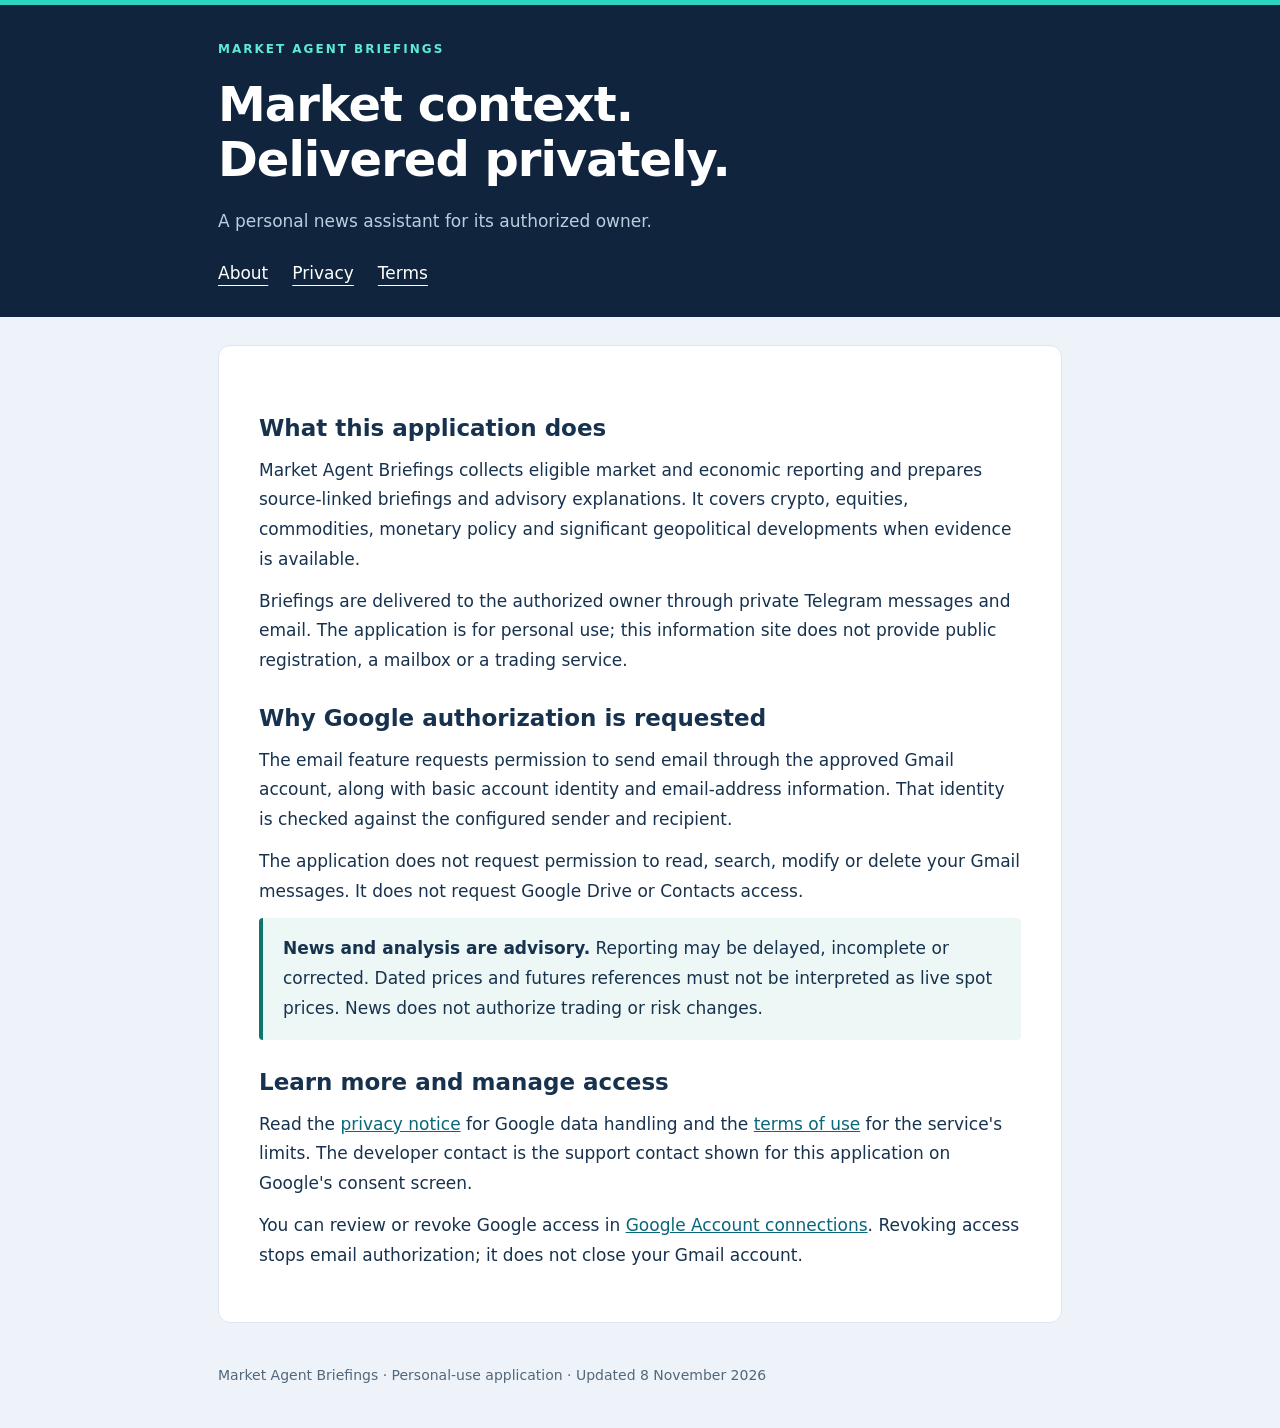
<file: index.html>
<!doctype html>
<html lang="en"><head><meta charset="utf-8"><meta name="viewport" content="width=device-width,initial-scale=1"><meta name="description" content="Information about the private Market Agent Briefings news and email assistant."><title>Market Agent Briefings</title><link rel="stylesheet" href="style.css"></head>
<body><header><div><span class="eyebrow">MARKET AGENT BRIEFINGS</span><h1>Market context.<br>Delivered privately.</h1><p>A personal news assistant for its authorized owner.</p><nav aria-label="Main"><a href="index.html" aria-current="page">About</a><a href="privacy.html">Privacy</a><a href="terms.html">Terms</a></nav></div></header>
<main><article><h2>What this application does</h2><p>Market Agent Briefings collects eligible market and economic reporting and prepares source-linked briefings and advisory explanations. It covers crypto, equities, commodities, monetary policy and significant geopolitical developments when evidence is available.</p><p>Briefings are delivered to the authorized owner through private Telegram messages and email. The application is for personal use; this information site does not provide public registration, a mailbox or a trading service.</p><h2>Why Google authorization is requested</h2><p>The email feature requests permission to send email through the approved Gmail account, along with basic account identity and email-address information. That identity is checked against the configured sender and recipient.</p><p>The application does not request permission to read, search, modify or delete your Gmail messages. It does not request Google Drive or Contacts access.</p><div class="notice"><strong>News and analysis are advisory.</strong> Reporting may be delayed, incomplete or corrected. Dated prices and futures references must not be interpreted as live spot prices. News does not authorize trading or risk changes.</div><h2>Learn more and manage access</h2><p>Read the <a href="privacy.html">privacy notice</a> for Google data handling and the <a href="terms.html">terms of use</a> for the service's limits. The developer contact is the support contact shown for this application on Google's consent screen.</p><p>You can review or revoke Google access in <a href="https://myaccount.google.com/connections">Google Account connections</a>. Revoking access stops email authorization; it does not close your Gmail account.</p></article></main><footer><p>Market Agent Briefings · Personal-use application · Updated 8 November 2026</p></footer></body></html>
</file>
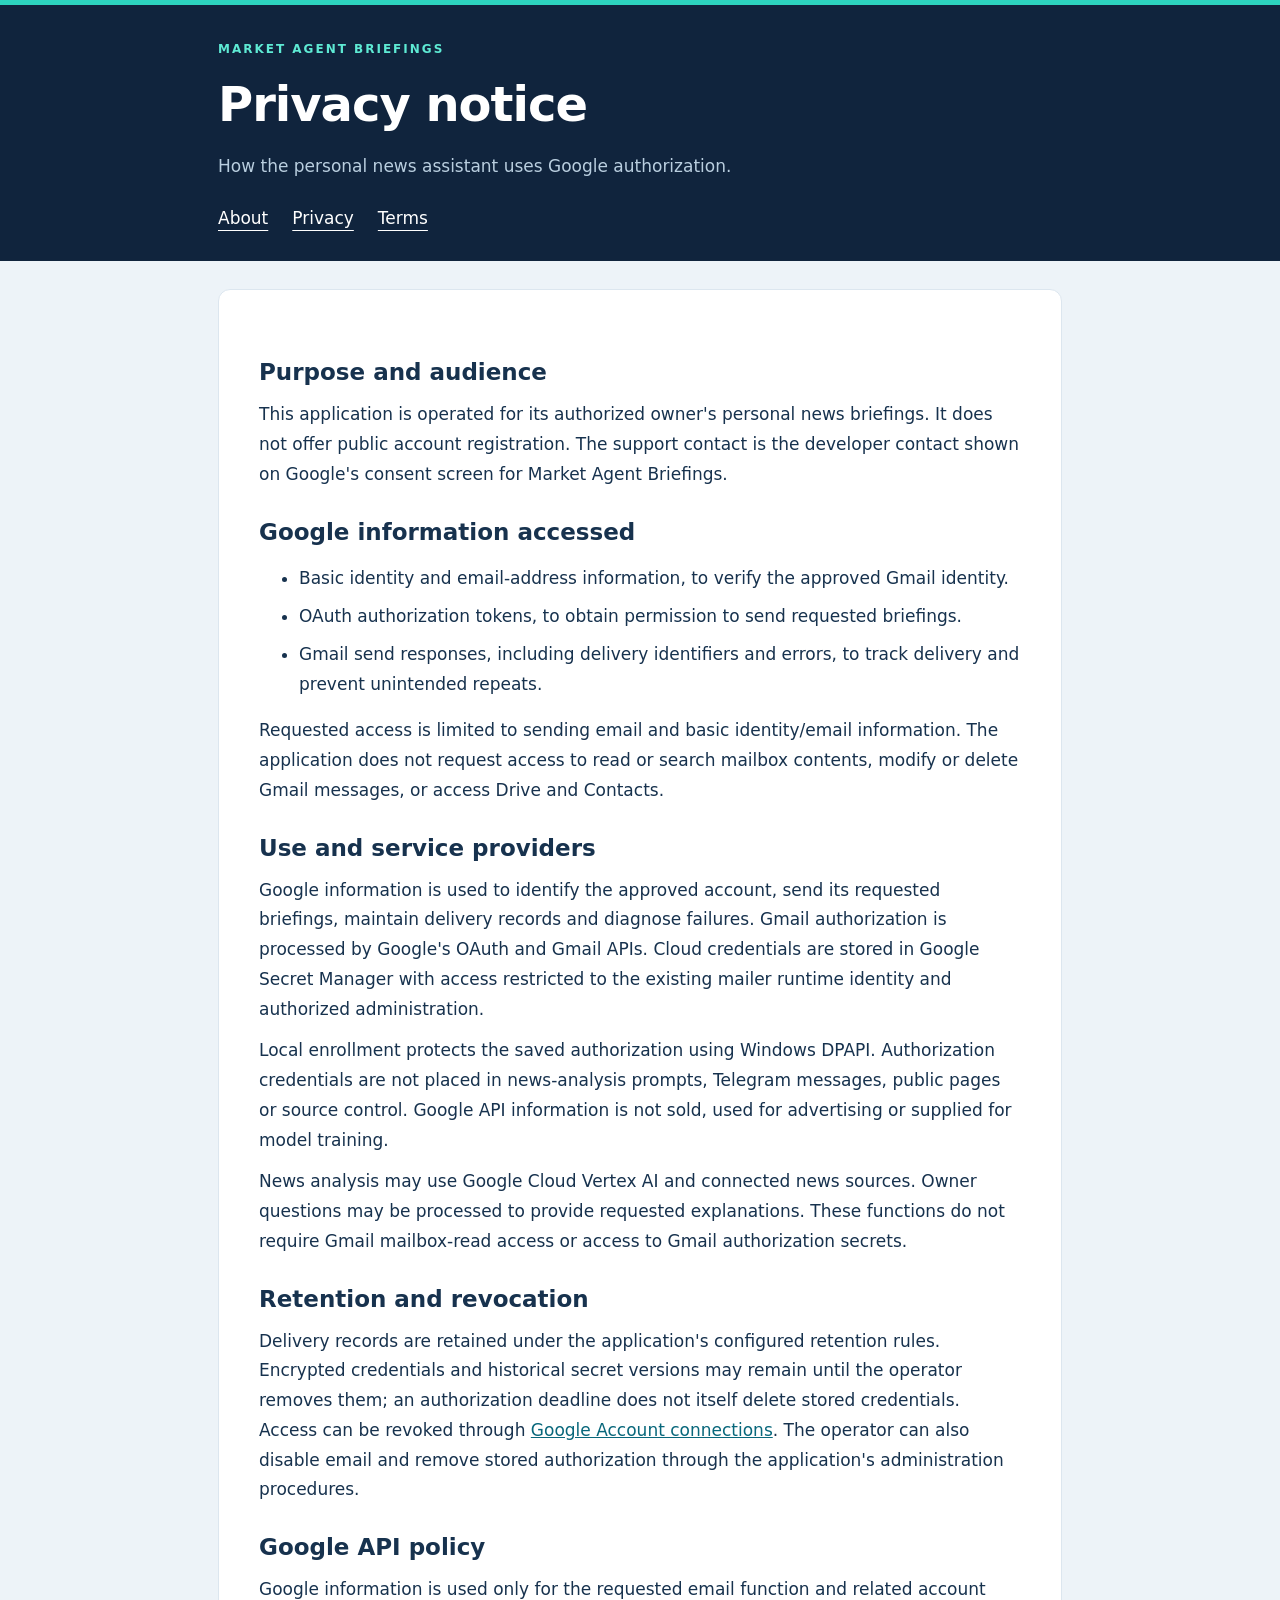
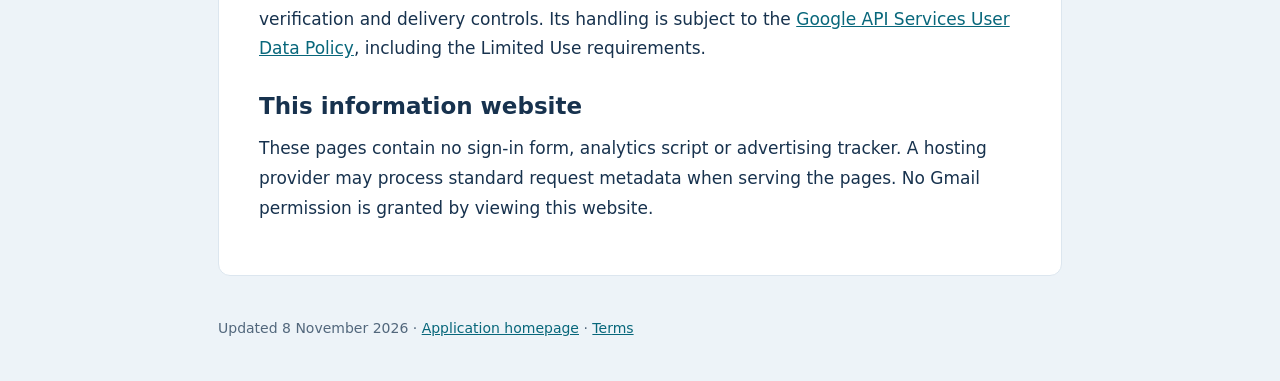
<file: privacy.html>
<!doctype html>
<html lang="en"><head><meta charset="utf-8"><meta name="viewport" content="width=device-width,initial-scale=1"><title>Privacy · Market Agent Briefings</title><link rel="stylesheet" href="style.css"></head><body><header><div><span class="eyebrow">MARKET AGENT BRIEFINGS</span><h1>Privacy notice</h1><p>How the personal news assistant uses Google authorization.</p><nav aria-label="Main"><a href="index.html">About</a><a href="privacy.html" aria-current="page">Privacy</a><a href="terms.html">Terms</a></nav></div></header>
<main><article><h2>Purpose and audience</h2><p>This application is operated for its authorized owner's personal news briefings. It does not offer public account registration. The support contact is the developer contact shown on Google's consent screen for Market Agent Briefings.</p><h2>Google information accessed</h2><ul><li>Basic identity and email-address information, to verify the approved Gmail identity.</li><li>OAuth authorization tokens, to obtain permission to send requested briefings.</li><li>Gmail send responses, including delivery identifiers and errors, to track delivery and prevent unintended repeats.</li></ul><p>Requested access is limited to sending email and basic identity/email information. The application does not request access to read or search mailbox contents, modify or delete Gmail messages, or access Drive and Contacts.</p><h2>Use and service providers</h2><p>Google information is used to identify the approved account, send its requested briefings, maintain delivery records and diagnose failures. Gmail authorization is processed by Google's OAuth and Gmail APIs. Cloud credentials are stored in Google Secret Manager with access restricted to the existing mailer runtime identity and authorized administration.</p><p>Local enrollment protects the saved authorization using Windows DPAPI. Authorization credentials are not placed in news-analysis prompts, Telegram messages, public pages or source control. Google API information is not sold, used for advertising or supplied for model training.</p><p>News analysis may use Google Cloud Vertex AI and connected news sources. Owner questions may be processed to provide requested explanations. These functions do not require Gmail mailbox-read access or access to Gmail authorization secrets.</p><h2>Retention and revocation</h2><p>Delivery records are retained under the application's configured retention rules. Encrypted credentials and historical secret versions may remain until the operator removes them; an authorization deadline does not itself delete stored credentials. Access can be revoked through <a href="https://myaccount.google.com/connections">Google Account connections</a>. The operator can also disable email and remove stored authorization through the application's administration procedures.</p><h2>Google API policy</h2><p>Google information is used only for the requested email function and related account verification and delivery controls. Its handling is subject to the <a href="https://developers.google.com/terms/api-services-user-data-policy">Google API Services User Data Policy</a>, including the Limited Use requirements.</p><h2>This information website</h2><p>These pages contain no sign-in form, analytics script or advertising tracker. A hosting provider may process standard request metadata when serving the pages. No Gmail permission is granted by viewing this website.</p></article></main><footer><p>Updated 8 November 2026 · <a href="index.html">Application homepage</a> · <a href="terms.html">Terms</a></p></footer></body></html>
</file>
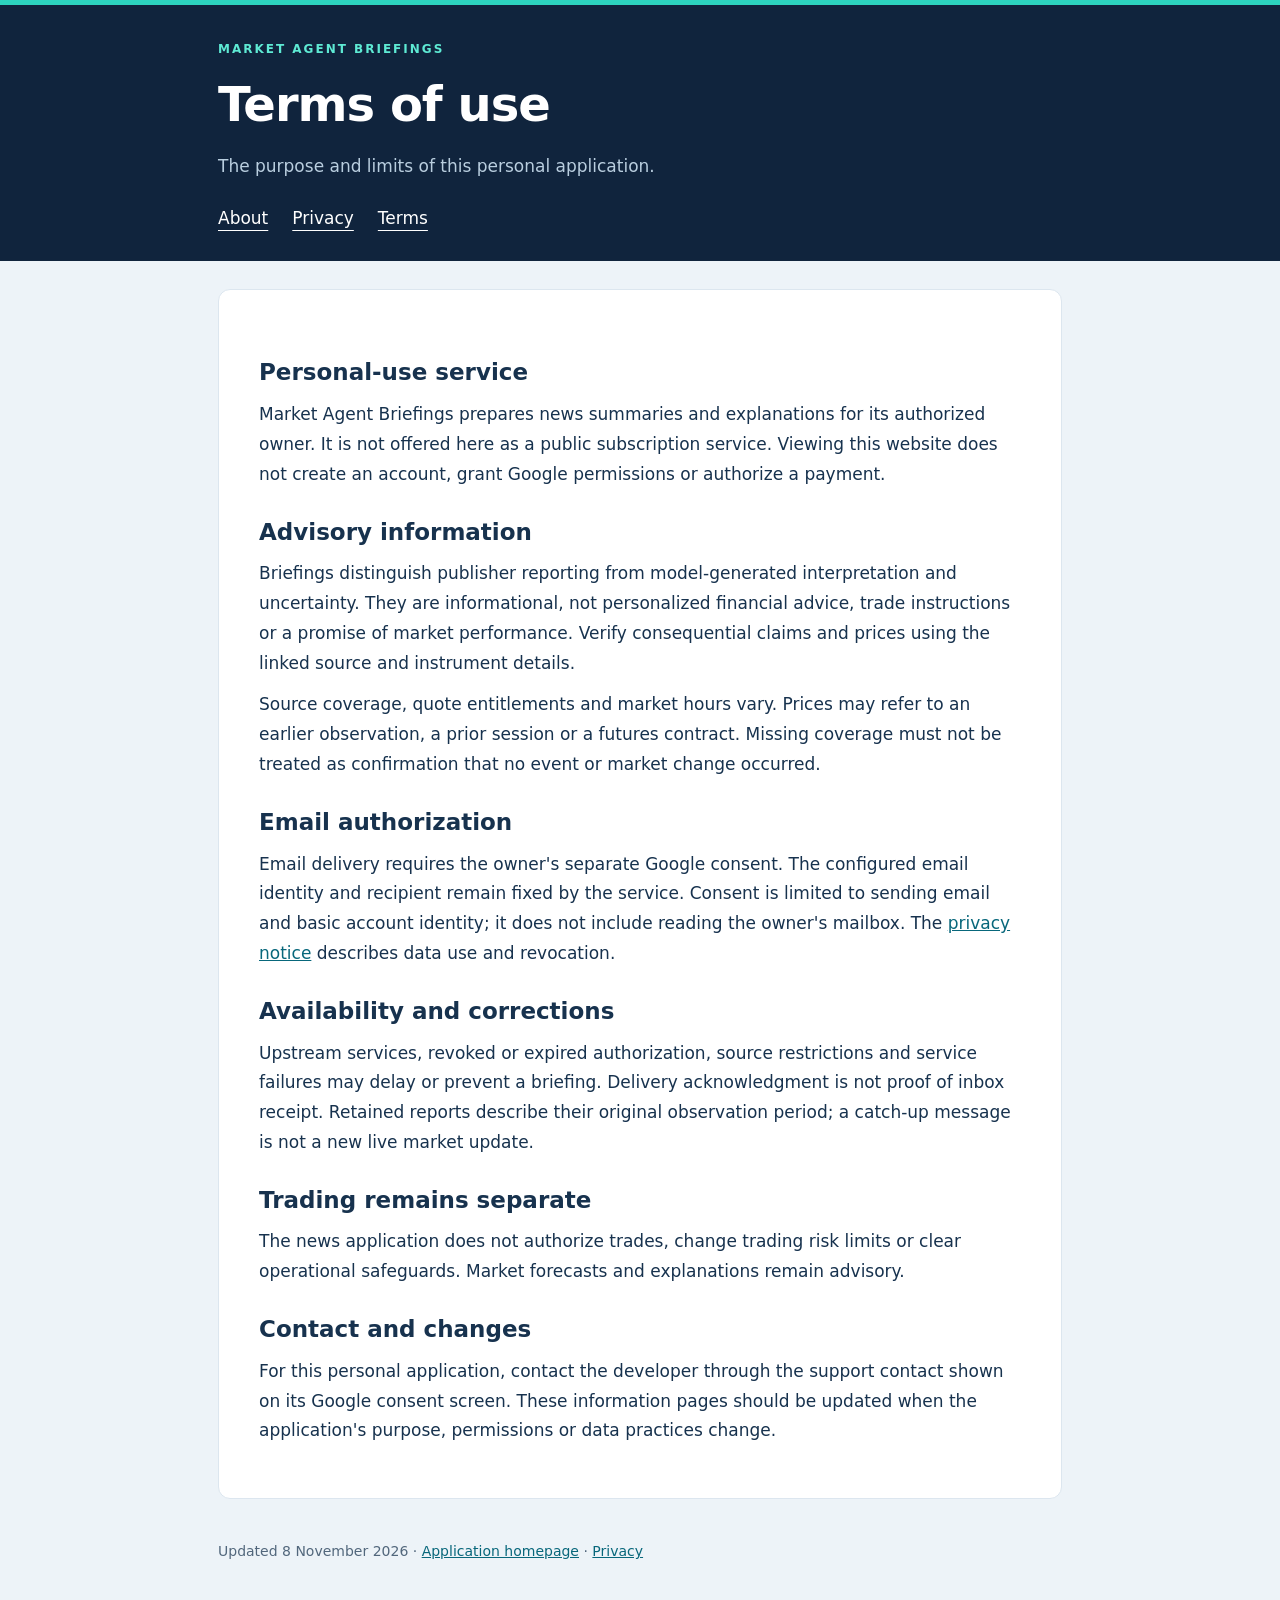
<file: terms.html>
<!doctype html>
<html lang="en"><head><meta charset="utf-8"><meta name="viewport" content="width=device-width,initial-scale=1"><title>Terms · Market Agent Briefings</title><link rel="stylesheet" href="style.css"></head><body><header><div><span class="eyebrow">MARKET AGENT BRIEFINGS</span><h1>Terms of use</h1><p>The purpose and limits of this personal application.</p><nav aria-label="Main"><a href="index.html">About</a><a href="privacy.html">Privacy</a><a href="terms.html" aria-current="page">Terms</a></nav></div></header>
<main><article><h2>Personal-use service</h2><p>Market Agent Briefings prepares news summaries and explanations for its authorized owner. It is not offered here as a public subscription service. Viewing this website does not create an account, grant Google permissions or authorize a payment.</p><h2>Advisory information</h2><p>Briefings distinguish publisher reporting from model-generated interpretation and uncertainty. They are informational, not personalized financial advice, trade instructions or a promise of market performance. Verify consequential claims and prices using the linked source and instrument details.</p><p>Source coverage, quote entitlements and market hours vary. Prices may refer to an earlier observation, a prior session or a futures contract. Missing coverage must not be treated as confirmation that no event or market change occurred.</p><h2>Email authorization</h2><p>Email delivery requires the owner's separate Google consent. The configured email identity and recipient remain fixed by the service. Consent is limited to sending email and basic account identity; it does not include reading the owner's mailbox. The <a href="privacy.html">privacy notice</a> describes data use and revocation.</p><h2>Availability and corrections</h2><p>Upstream services, revoked or expired authorization, source restrictions and service failures may delay or prevent a briefing. Delivery acknowledgment is not proof of inbox receipt. Retained reports describe their original observation period; a catch-up message is not a new live market update.</p><h2>Trading remains separate</h2><p>The news application does not authorize trades, change trading risk limits or clear operational safeguards. Market forecasts and explanations remain advisory.</p><h2>Contact and changes</h2><p>For this personal application, contact the developer through the support contact shown on its Google consent screen. These information pages should be updated when the application's purpose, permissions or data practices change.</p></article></main><footer><p>Updated 8 November 2026 · <a href="index.html">Application homepage</a> · <a href="privacy.html">Privacy</a></p></footer></body></html>
</file>
<file: style.css>
:root{color-scheme:light;--ink:#17324e;--muted:#52677c;--teal:#0f766e;--line:#dce6ef}*{box-sizing:border-box}body{margin:0;background:#edf3f8;color:var(--ink);font:17px/1.75 system-ui,-apple-system,Segoe UI,sans-serif}header{background:#10243d;color:#fff;border-top:5px solid #2dd4bf}header>div,main,footer{max-width:900px;margin:auto;padding:28px}header p{color:#b9cedf;margin:8px 0}.eyebrow{color:#5eead4;font-size:12px;letter-spacing:2px;font-weight:700}h1{font-size:clamp(30px,6vw,48px);line-height:1.15;margin:14px 0 20px;letter-spacing:-1px}h2{font-size:23px;line-height:1.3;margin:28px 0 12px}nav{display:flex;flex-wrap:wrap;gap:12px 24px;margin-top:22px}nav a{color:#fff;text-decoration-thickness:1px;text-underline-offset:6px}a{color:#08677b;overflow-wrap:anywhere}a:focus-visible{outline:3px solid #e9a63f;outline-offset:5px}article{background:#fff;border:1px solid var(--line);border-radius:12px;padding:clamp(20px,5vw,40px)}p{margin:12px 0}li{margin:8px 0}.notice{border-left:4px solid var(--teal);background:#edf8f6;padding:16px 20px;border-radius:4px}.muted,footer{color:var(--muted);font-size:14px}footer{padding-top:0}.links{display:flex;flex-wrap:wrap;gap:20px}@media(max-width:480px){header>div,main,footer{padding:22px 18px}article{padding:22px}h1{letter-spacing:-.5px}}
</file>
